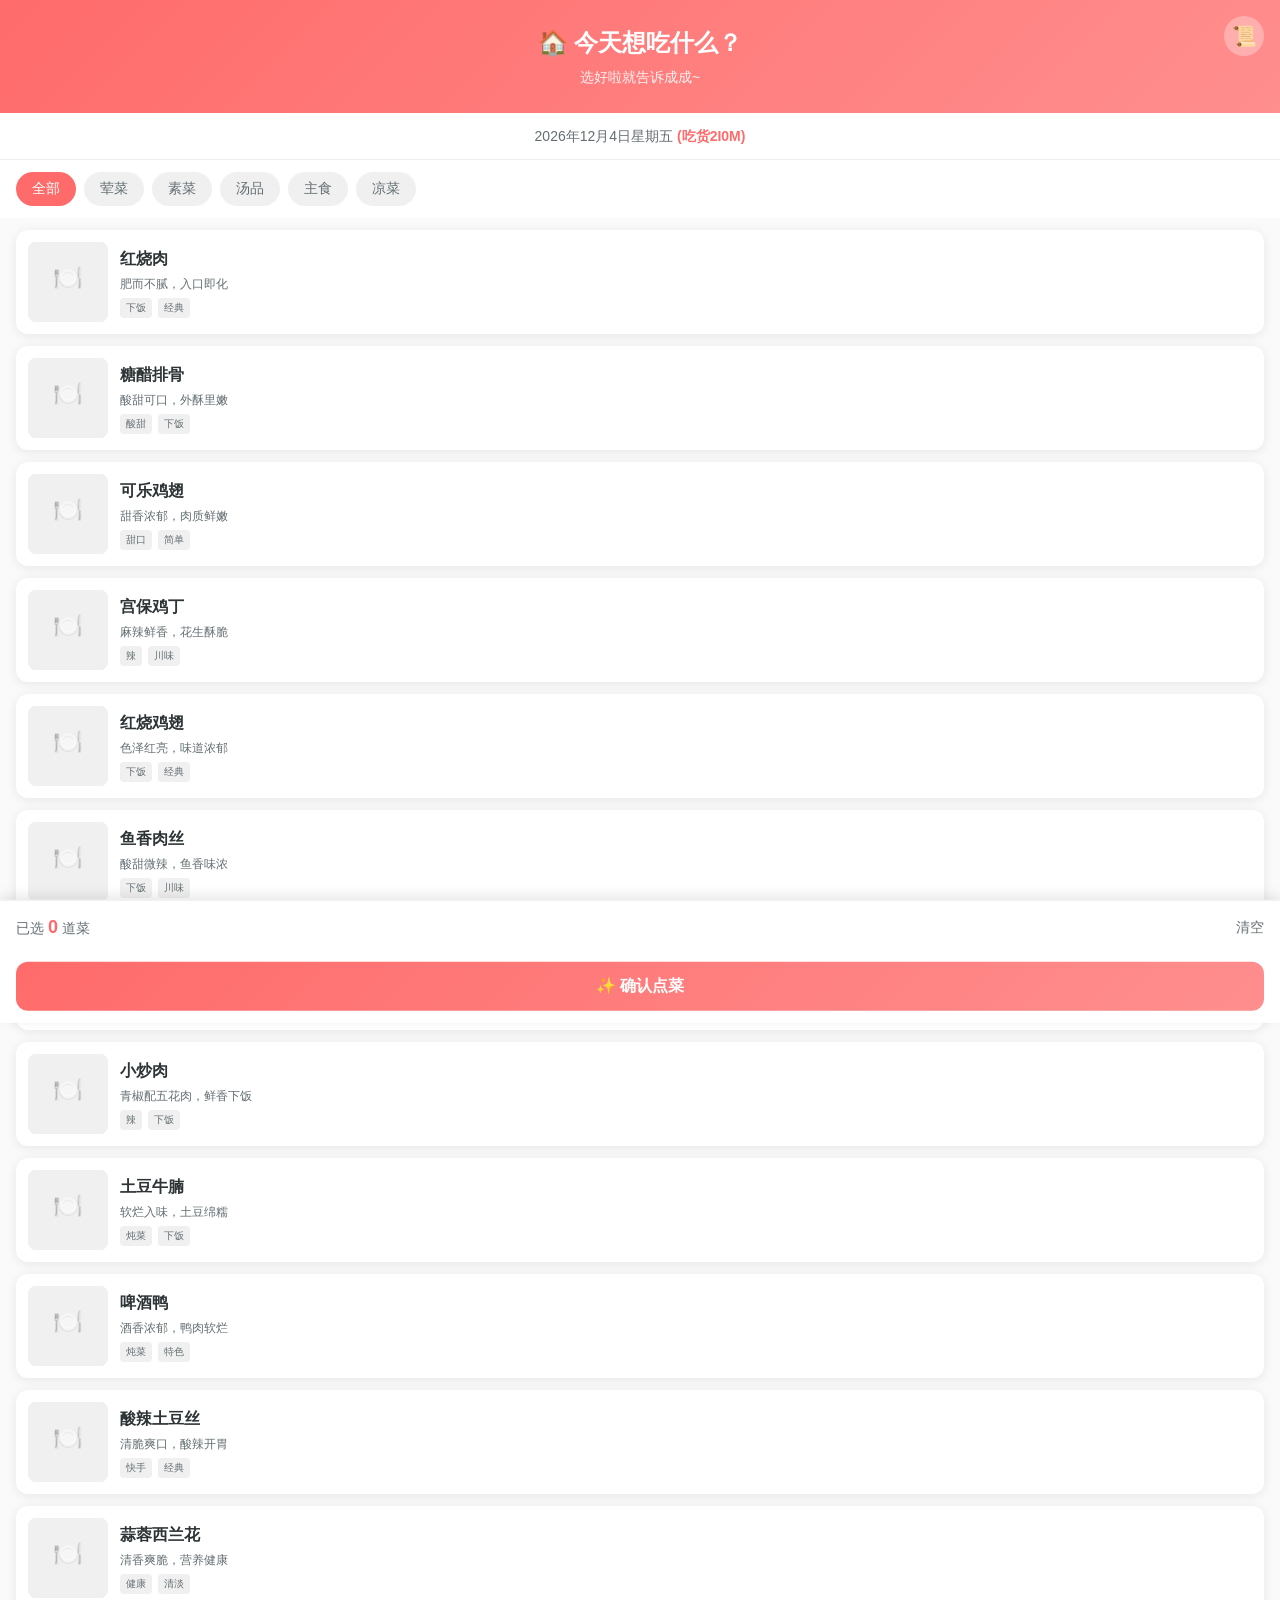
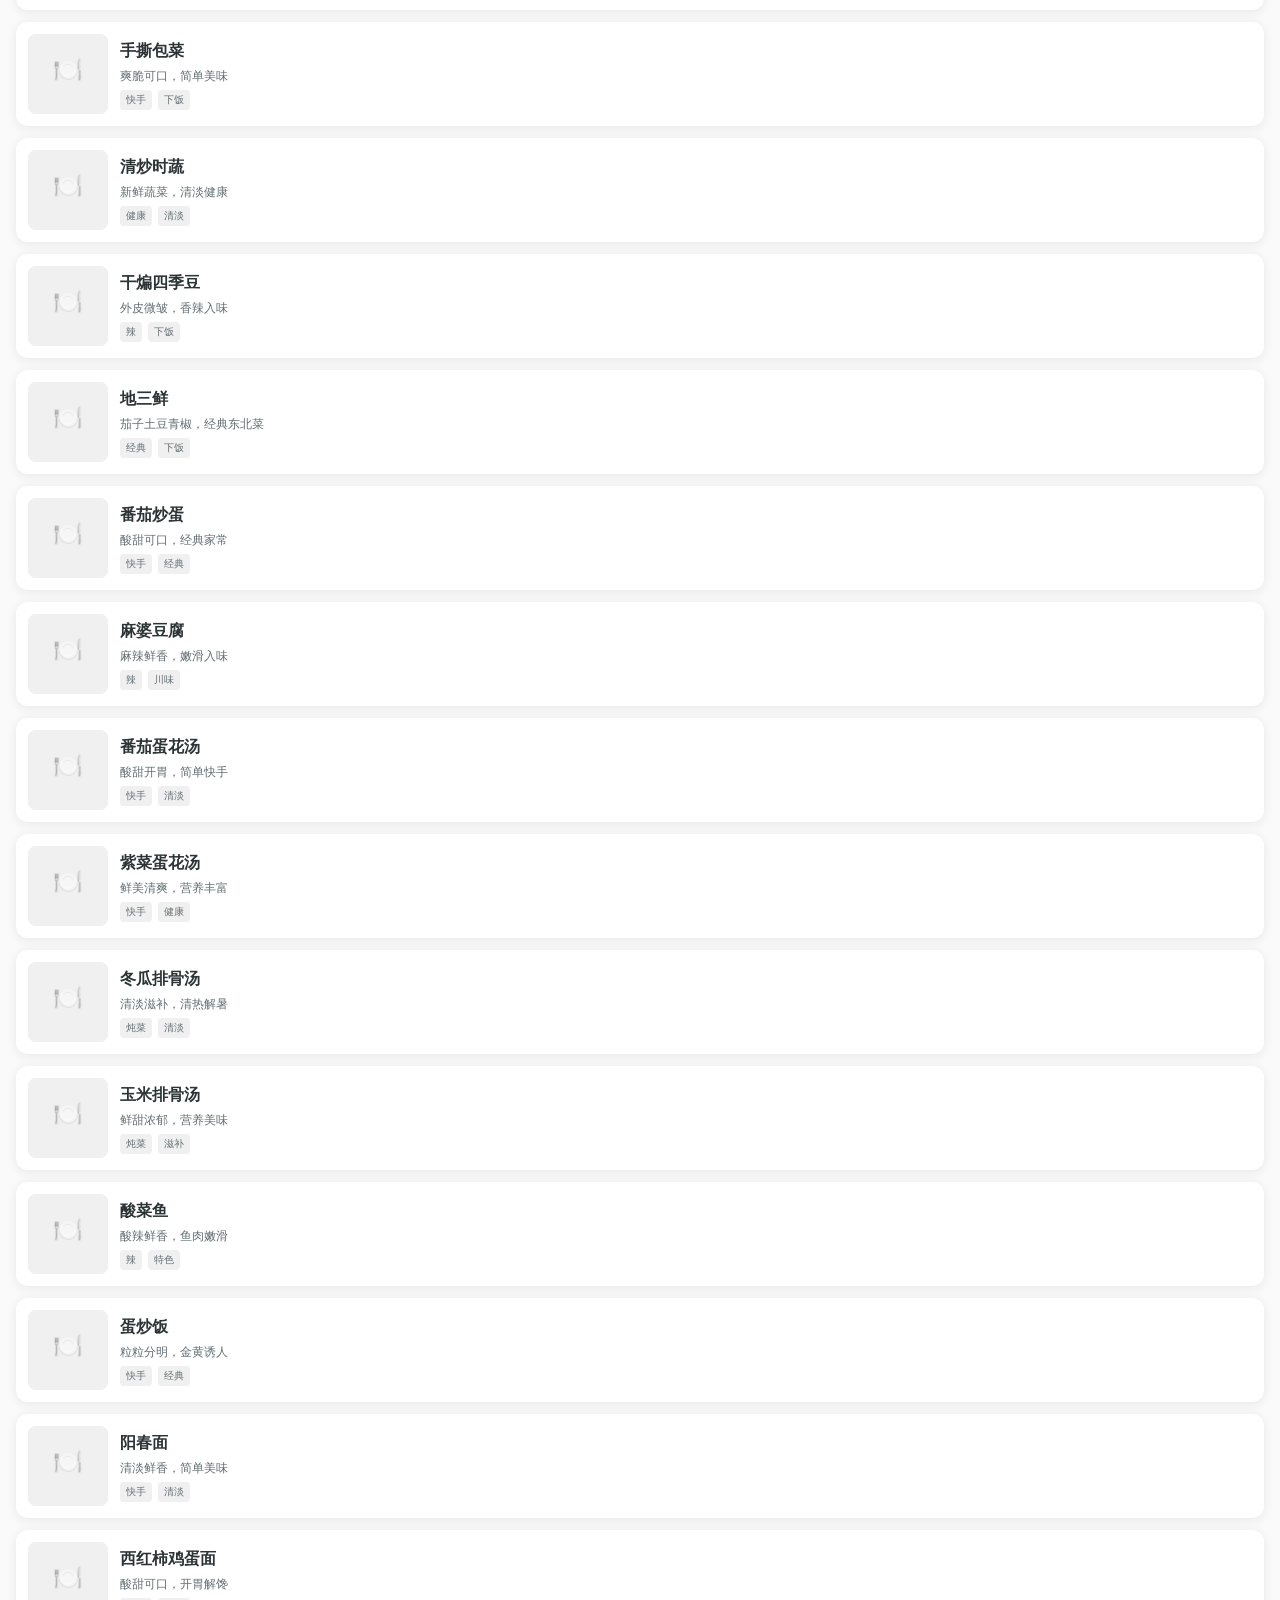
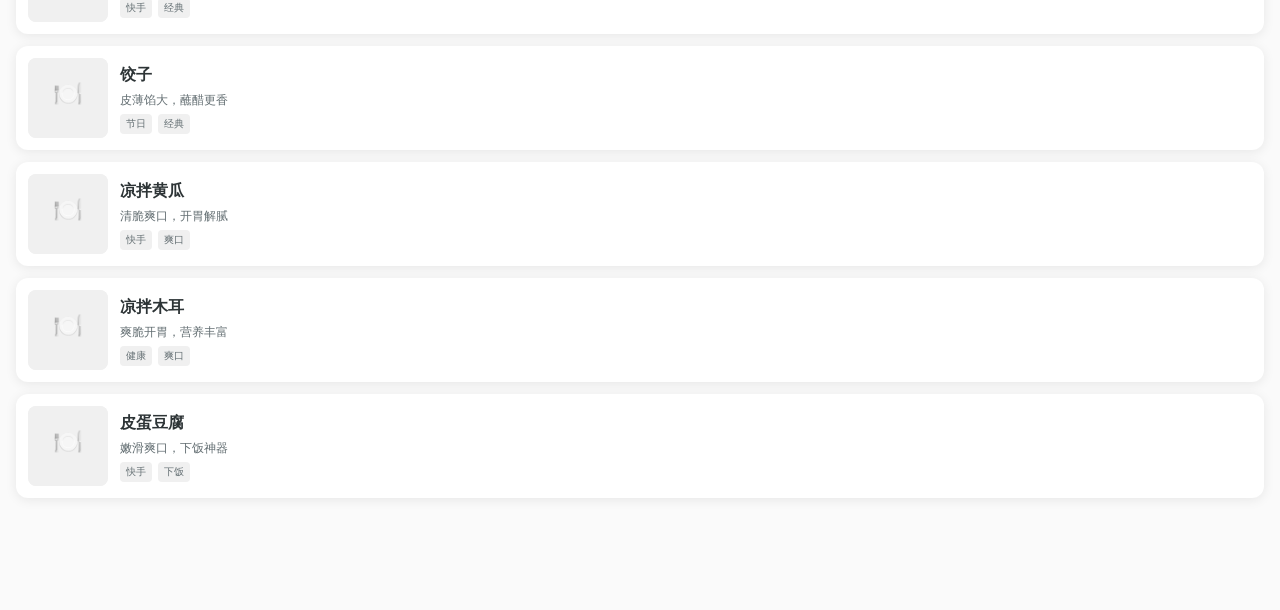
<file: index.html>
<!DOCTYPE html>
<html lang="zh-CN">
<head>
  <meta charset="UTF-8">
  <meta name="viewport" content="width=device-width, initial-scale=1.0, user-scalable=no">
  <title>🏠 点菜小助手</title>
  <link rel="stylesheet" href="style.css">
</head>
<body>
  <div id="menu-page" class="page active">
    <div class="header">
      <h1>🏠 今天想吃什么？</h1>
      <p class="subtitle">选好啦就告诉成成~</p>
      <button class="history-btn" title="查看历史">📜</button>
    </div>
    
    <div class="date-info">
      <span id="today-date"></span>
    </div>

    <div class="category-tabs" id="category-tabs"></div>
    <div class="dishes-container" id="dishes-container"></div>

    <div class="selected-panel" id="selected-panel">
      <div class="selected-header">
        <span>已选 <strong id="selected-count">0</strong> 道菜</span>
        <button class="clear-btn" id="clear-btn">清空</button>
      </div>
      <div class="selected-list" id="selected-list"></div>
      <button class="submit-btn" id="submit-btn">✨ 确认点菜</button>
    </div>
  </div>

  <div id="history-page" class="page">
    <div class="header">
      <h1>📜 点菜记录</h1>
      <button class="back-btn" id="back-to-menu">← 返回点菜</button>
    </div>
    <div class="history-list" id="history-list"></div>
  </div>

  <div class="success-modal" id="success-modal">
    <div class="success-content">
      <div class="success-icon">✅</div>
      <h2>点菜成功！</h2>
      <p>成成收到啦，等着吃好吃的吧~</p>
      <button class="ok-btn" id="ok-btn">好的</button>
    </div>
  </div>

  <script src="cloud.js"></script>
  <script src="dishes.js"></script>
  <script src="app.js"></script>
</body>
</html>
</file>
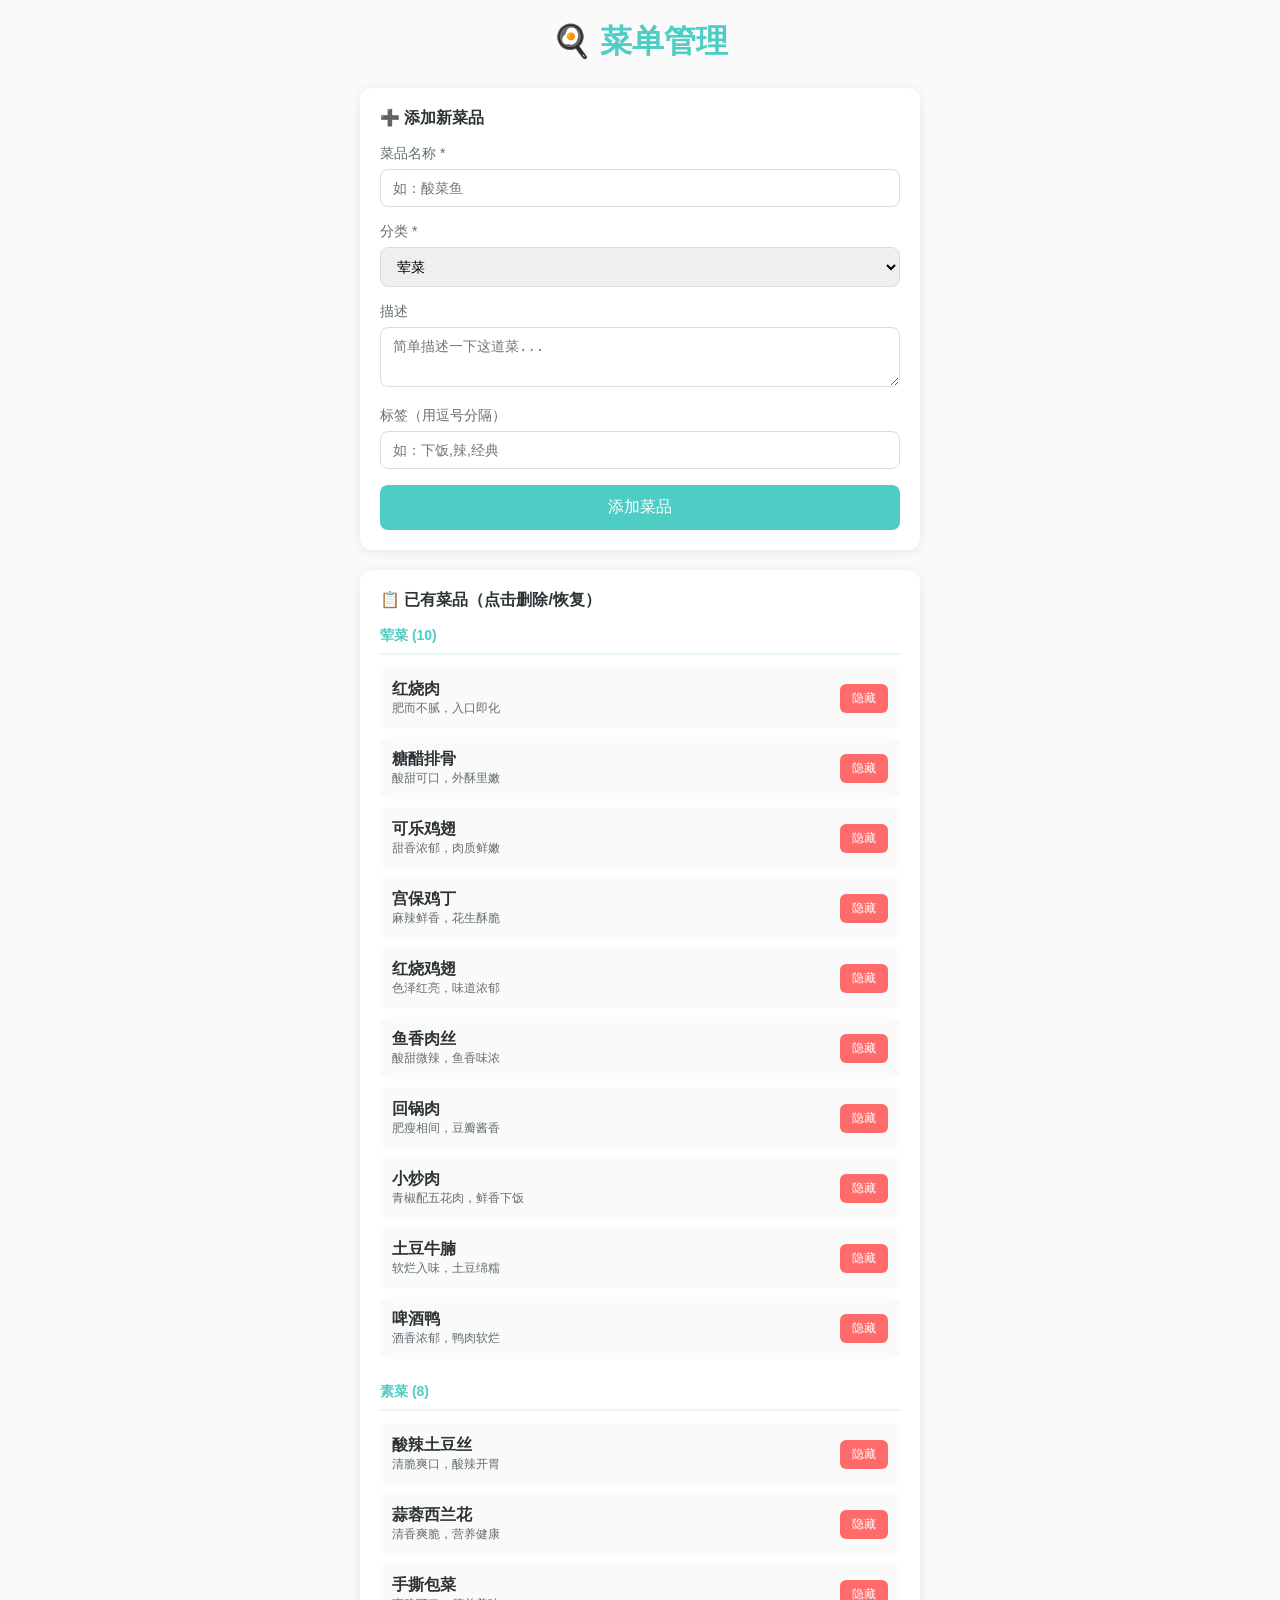
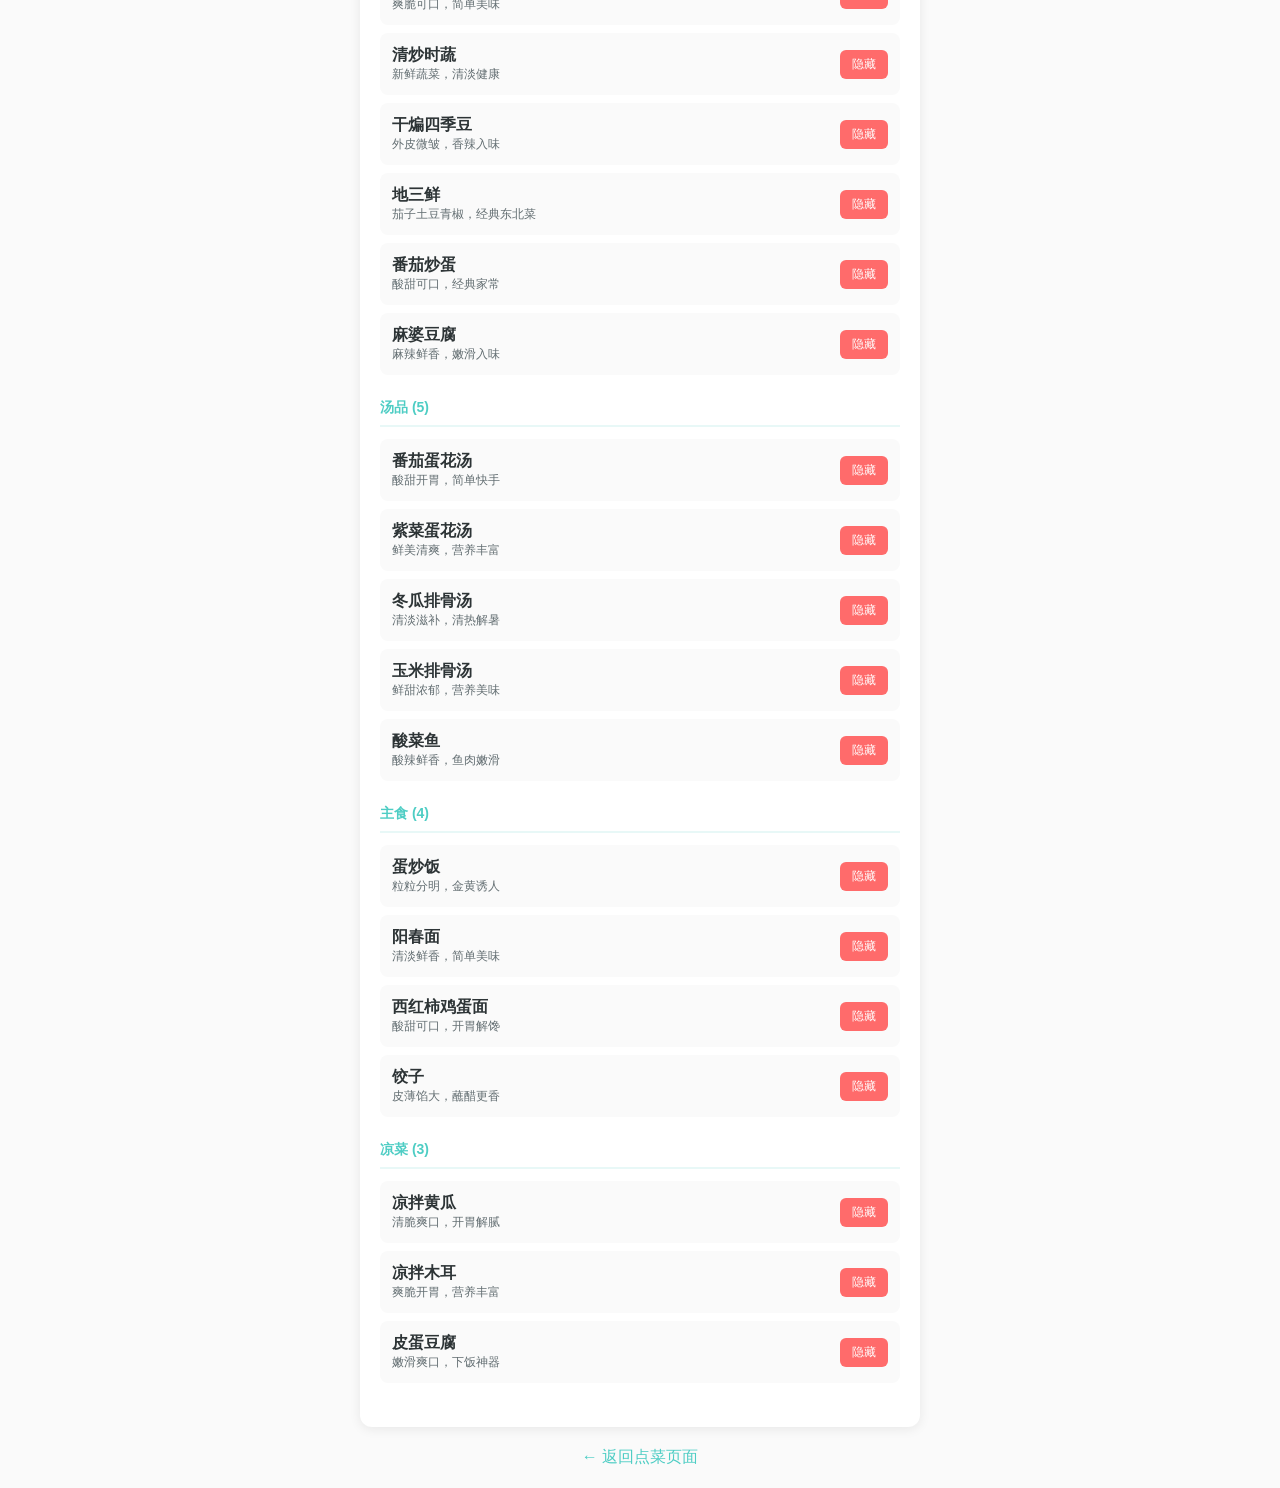
<file: admin.html>
<!DOCTYPE html>
<html lang="zh-CN">
<head>
  <meta charset="UTF-8">
  <meta name="viewport" content="width=device-width, initial-scale=1.0">
  <title>🍳 菜单管理</title>
  <style>
    * { margin: 0; padding: 0; box-sizing: border-box; }
    
    :root {
      --primary: #4ECDC4;
      --primary-light: #E8F8F7;
      --text: #2D3436;
      --text-light: #636E72;
      --bg: #FAFAFA;
    }
    
    body {
      font-family: -apple-system, BlinkMacSystemFont, "PingFang SC", sans-serif;
      background: var(--bg);
      color: var(--text);
      padding: 20px;
      max-width: 600px;
      margin: 0 auto;
    }
    
    h1 {
      text-align: center;
      margin-bottom: 24px;
      color: var(--primary);
    }
    
    .section {
      background: white;
      border-radius: 12px;
      padding: 20px;
      margin-bottom: 20px;
      box-shadow: 0 2px 12px rgba(0,0,0,0.08);
    }
    
    .section h2 {
      font-size: 16px;
      margin-bottom: 16px;
      color: var(--text);
    }
    
    .form-group {
      margin-bottom: 16px;
    }
    
    .form-group label {
      display: block;
      font-size: 14px;
      color: var(--text-light);
      margin-bottom: 6px;
    }
    
    .form-group input,
    .form-group select,
    .form-group textarea {
      width: 100%;
      padding: 10px 12px;
      border: 1px solid #ddd;
      border-radius: 8px;
      font-size: 14px;
    }
    
    .form-group textarea {
      resize: vertical;
      min-height: 60px;
    }
    
    .btn {
      width: 100%;
      padding: 12px;
      background: var(--primary);
      color: white;
      border: none;
      border-radius: 8px;
      font-size: 16px;
      cursor: pointer;
      transition: all 0.2s;
    }
    
    .btn:hover {
      opacity: 0.9;
    }
    
    .dish-list {
      margin-top: 16px;
    }
    
    .dish-item {
      display: flex;
      justify-content: space-between;
      align-items: center;
      padding: 12px;
      background: var(--bg);
      border-radius: 8px;
      margin-bottom: 8px;
    }
    
    .dish-item-info {
      flex: 1;
    }
    
    .dish-item-name {
      font-weight: 600;
    }
    
    .dish-item-category {
      font-size: 12px;
      color: var(--text-light);
    }
    
    .delete-btn {
      background: #ff6b6b;
      color: white;
      border: none;
      padding: 6px 12px;
      border-radius: 6px;
      font-size: 12px;
      cursor: pointer;
    }
    
    .back-link {
      display: block;
      text-align: center;
      margin-top: 20px;
      color: var(--primary);
      text-decoration: none;
    }
    
    .success-msg {
      background: #d4edda;
      color: #155724;
      padding: 12px;
      border-radius: 8px;
      margin-bottom: 16px;
      display: none;
    }
    
    .success-msg.show {
      display: block;
    }
    
    .category-section {
      margin-bottom: 24px;
    }
    
    .category-title {
      font-size: 14px;
      font-weight: 600;
      color: var(--primary);
      margin-bottom: 12px;
      padding-bottom: 8px;
      border-bottom: 2px solid var(--primary-light);
    }
    
    .dish-item.deleted {
      opacity: 0.5;
      background: #fee;
    }
    
    .restore-btn {
      background: #4ECDC4;
      color: white;
      border: none;
      padding: 6px 12px;
      border-radius: 6px;
      font-size: 12px;
      cursor: pointer;
    }
  </style>
</head>
<body>
  <h1>🍳 菜单管理</h1>
  
  <div class="success-msg" id="success-msg">✅ 操作成功！</div>
  
  <div class="section">
    <h2>➕ 添加新菜品</h2>
    <form id="add-dish-form">
      <div class="form-group">
        <label>菜品名称 *</label>
        <input type="text" id="dish-name" required placeholder="如：酸菜鱼">
      </div>
      <div class="form-group">
        <label>分类 *</label>
        <select id="dish-category" required>
          <option value="荤菜">荤菜</option>
          <option value="素菜">素菜</option>
          <option value="汤品">汤品</option>
          <option value="主食">主食</option>
          <option value="凉菜">凉菜</option>
        </select>
      </div>
      <div class="form-group">
        <label>描述</label>
        <textarea id="dish-desc" placeholder="简单描述一下这道菜..."></textarea>
      </div>
      <div class="form-group">
        <label>标签（用逗号分隔）</label>
        <input type="text" id="dish-tags" placeholder="如：下饭,辣,经典">
      </div>
      <button type="submit" class="btn">添加菜品</button>
    </form>
  </div>
  
  <div class="section">
    <h2>📋 已有菜品（点击删除/恢复）</h2>
    <div class="dish-list" id="dish-list"></div>
  </div>
  
  <a href="index.html" class="back-link">← 返回点菜页面</a>
  
  <script src="cloud.js"></script>
  <script src="dishes.js"></script>
  <script>
    const DB_KEY = 'food_menu_data';
    
    function getData() {
      const data = localStorage.getItem(DB_KEY);
      return data ? JSON.parse(data) : { orders: [], customDishes: [], deletedDishIds: [] };
    }
    
    function saveData(data) {
      localStorage.setItem(DB_KEY, JSON.stringify(data));
    }
    
    function renderDishList() {
      const data = getData();
      const container = document.getElementById('dish-list');
      
      // 合并默认菜品和自定义菜品
      const allDishes = [...DISHES_DATA, ...data.customDishes];
      
      // 按分类分组
      const grouped = {};
      allDishes.forEach(dish => {
        if (!grouped[dish.category]) grouped[dish.category] = [];
        grouped[dish.category].push(dish);
      });
      
      // 渲染
      container.innerHTML = Object.entries(grouped).map(([category, dishes]) => `
        <div class="category-section">
          <div class="category-title">${category} (${dishes.length})</div>
          ${dishes.map(dish => {
            const isDeleted = data.deletedDishIds.includes(dish.id);
            const isCustom = dish.id > 1000000000000; // 自定义菜品 ID 是时间戳
            return `
              <div class="dish-item ${isDeleted ? 'deleted' : ''}" data-id="${dish.id}">
                <div class="dish-item-info">
                  <div class="dish-item-name">${dish.name} ${isDeleted ? '(已删除)' : ''}</div>
                  <div class="dish-item-category">${dish.desc || ''}</div>
                </div>
                ${isDeleted 
                  ? `<button class="restore-btn" onclick="restoreDish(${dish.id})">恢复</button>`
                  : `<button class="delete-btn" onclick="deleteDish(${dish.id})">${isCustom ? '删除' : '隐藏'}</button>`
                }
              </div>
            `;
          }).join('')}
        </div>
      `).join('');
    }
    
    function deleteDish(id) {
      const data = getData();
      
      const customIndex = data.customDishes.findIndex(d => d.id === id);
      if (customIndex !== -1) {
        if (!confirm('确定删除这道自定义菜品吗？删除后无法恢复！')) return;
        data.customDishes.splice(customIndex, 1);
      } else {
        if (!confirm('确定隐藏这道菜品吗？可以随时恢复')) return;
        data.deletedDishIds.push(id);
      }
      
      saveData(data);
      pushToCloud(data); // 同步到云端
      renderDishList();
      showSuccess();
    }
    
    function restoreDish(id) {
      const data = getData();
      data.deletedDishIds = data.deletedDishIds.filter(d => d !== id);
      saveData(data);
      pushToCloud(data); // 同步到云端
      renderDishList();
      showSuccess();
    }
    
    function showSuccess() {
      const msg = document.getElementById('success-msg');
      msg.classList.add('show');
      setTimeout(() => msg.classList.remove('show'), 2000);
    }
    
    document.getElementById('add-dish-form').addEventListener('submit', (e) => {
      e.preventDefault();
      
      const data = getData();
      const newDish = {
        id: Date.now(),
        name: document.getElementById('dish-name').value,
        category: document.getElementById('dish-category').value,
        desc: document.getElementById('dish-desc').value || '美味可口',
        tags: document.getElementById('dish-tags').value.split(',').map(t => t.trim()).filter(t => t),
        image: 'data:image/svg+xml,<svg xmlns="http://www.w3.org/2000/svg" viewBox="0 0 100 100"><rect fill="%23f0f0f0" width="100" height="100"/><text x="50" y="55" text-anchor="middle" font-size="30">🍽️</text></svg>'
      };
      
      data.customDishes.push(newDish);
      saveData(data);
      
      e.target.reset();
      renderDishList();
      showSuccess();
    });
    
    renderDishList();
  </script>
</body>
</html>
</file>
<file: style.css>
* {
  margin: 0;
  padding: 0;
  box-sizing: border-box;
}

:root {
  --primary: #FF6B6B;
  --primary-light: #FFE5E5;
  --secondary: #4ECDC4;
  --accent: #FFE66D;
  --text: #2D3436;
  --text-light: #636E72;
  --bg: #FAFAFA;
  --card-bg: #FFFFFF;
  --shadow: 0 2px 12px rgba(0,0,0,0.08);
}

body {
  font-family: -apple-system, BlinkMacSystemFont, "Segoe UI", "PingFang SC", "Hiragino Sans GB", sans-serif;
  background: var(--bg);
  color: var(--text);
  line-height: 1.6;
  -webkit-tap-highlight-color: transparent;
}

.page {
  display: none;
  min-height: 100vh;
  padding-bottom: 100px;
}

.page.active {
  display: block;
}

.header {
  background: linear-gradient(135deg, var(--primary), #FF8E8E);
  color: white;
  padding: 24px 20px;
  text-align: center;
  position: relative;
}

.header h1 {
  font-size: 24px;
  font-weight: 600;
  margin-bottom: 4px;
}

.subtitle {
  font-size: 14px;
  opacity: 0.9;
}

.date-info {
  text-align: center;
  padding: 12px;
  background: white;
  color: var(--text-light);
  font-size: 14px;
  border-bottom: 1px solid #eee;
}

.category-tabs {
  display: flex;
  gap: 8px;
  padding: 12px 16px;
  overflow-x: auto;
  background: white;
  position: sticky;
  top: 0;
  z-index: 10;
  -webkit-overflow-scrolling: touch;
}

.category-tabs::-webkit-scrollbar {
  display: none;
}

.category-tab {
  flex-shrink: 0;
  padding: 8px 16px;
  border-radius: 20px;
  border: none;
  background: #F0F0F0;
  color: var(--text-light);
  font-size: 14px;
  cursor: pointer;
  transition: all 0.2s;
}

.category-tab.active {
  background: var(--primary);
  color: white;
}

.dishes-container {
  padding: 12px 16px;
  display: grid;
  gap: 12px;
}

.dish-card {
  background: var(--card-bg);
  border-radius: 12px;
  overflow: hidden;
  box-shadow: var(--shadow);
  display: flex;
  gap: 12px;
  padding: 12px;
  cursor: pointer;
  transition: all 0.2s;
  position: relative;
}

.dish-card:active {
  transform: scale(0.98);
}

.dish-card.selected {
  border: 2px solid var(--primary);
  background: var(--primary-light);
}

.dish-card.selected::after {
  content: '✓';
  position: absolute;
  top: 8px;
  right: 8px;
  width: 24px;
  height: 24px;
  background: var(--primary);
  color: white;
  border-radius: 50%;
  display: flex;
  align-items: center;
  justify-content: center;
  font-size: 14px;
}

.dish-image {
  width: 80px;
  height: 80px;
  border-radius: 8px;
  object-fit: cover;
  flex-shrink: 0;
  background: #f5f5f5;
}

.dish-info {
  flex: 1;
  display: flex;
  flex-direction: column;
  justify-content: center;
}

.dish-name {
  font-size: 16px;
  font-weight: 600;
  margin-bottom: 4px;
}

.dish-desc {
  font-size: 12px;
  color: var(--text-light);
  line-height: 1.4;
}

.dish-tags {
  display: flex;
  gap: 6px;
  margin-top: 6px;
}

.dish-tag {
  font-size: 10px;
  padding: 2px 6px;
  border-radius: 4px;
  background: #f0f0f0;
  color: var(--text-light);
}

.note-input {
  margin-top: 8px;
  width: 100%;
  padding: 8px 10px;
  border: 1px solid #ddd;
  border-radius: 8px;
  font-size: 12px;
  resize: none;
  display: none;
}

.dish-card.selected .note-input {
  display: block;
}

.selected-panel {
  position: fixed;
  bottom: 0;
  left: 0;
  right: 0;
  background: white;
  border-top: 1px solid #eee;
  padding: 12px 16px;
  box-shadow: 0 -4px 12px rgba(0,0,0,0.1);
  transform: translateY(100%);
  transition: transform 0.3s;
}

.selected-panel.show {
  transform: translateY(0);
}

.selected-header {
  display: flex;
  justify-content: space-between;
  align-items: center;
  margin-bottom: 8px;
}

.selected-header span {
  font-size: 14px;
  color: var(--text-light);
}

.selected-header strong {
  color: var(--primary);
  font-size: 18px;
}

.clear-btn {
  background: none;
  border: none;
  color: var(--text-light);
  font-size: 14px;
  cursor: pointer;
}

.selected-list {
  max-height: 120px;
  overflow-y: auto;
  margin-bottom: 12px;
}

.selected-item {
  display: flex;
  justify-content: space-between;
  align-items: center;
  padding: 8px 0;
  border-bottom: 1px solid #f0f0f0;
  font-size: 14px;
}

.selected-item-note {
  font-size: 12px;
  color: var(--text-light);
}

.submit-btn {
  width: 100%;
  padding: 14px;
  background: linear-gradient(135deg, var(--primary), #FF8E8E);
  color: white;
  border: none;
  border-radius: 12px;
  font-size: 16px;
  font-weight: 600;
  cursor: pointer;
  transition: all 0.2s;
}

.submit-btn:active {
  transform: scale(0.98);
}

.success-modal {
  position: fixed;
  inset: 0;
  background: rgba(0,0,0,0.5);
  display: none;
  align-items: center;
  justify-content: center;
  z-index: 100;
}

.success-modal.show {
  display: flex;
}

.success-content {
  background: white;
  padding: 32px;
  border-radius: 20px;
  text-align: center;
  margin: 20px;
}

.success-icon {
  font-size: 48px;
  margin-bottom: 16px;
}

.success-content h2 {
  font-size: 20px;
  margin-bottom: 8px;
}

.success-content p {
  color: var(--text-light);
  font-size: 14px;
  margin-bottom: 20px;
}

.ok-btn {
  padding: 10px 32px;
  background: var(--primary);
  color: white;
  border: none;
  border-radius: 20px;
  font-size: 14px;
  cursor: pointer;
}

.back-btn {
  margin-top: 8px;
  padding: 6px 16px;
  background: rgba(255,255,255,0.2);
  color: white;
  border: none;
  border-radius: 16px;
  font-size: 14px;
  cursor: pointer;
}

.history-list {
  padding: 16px;
}

.history-item {
  background: white;
  border-radius: 12px;
  padding: 16px;
  margin-bottom: 12px;
  box-shadow: var(--shadow);
}

.history-header {
  display: flex;
  justify-content: space-between;
  align-items: center;
  margin-bottom: 8px;
}

.history-date {
  font-size: 14px;
  font-weight: 600;
  color: var(--primary);
}

.history-user {
  font-size: 12px;
  color: white;
  background: var(--primary);
  padding: 2px 8px;
  border-radius: 10px;
}

.history-dishes {
  display: flex;
  flex-wrap: wrap;
  gap: 8px;
}

.history-dish {
  background: #f5f5f5;
  padding: 6px 12px;
  border-radius: 8px;
  font-size: 13px;
}

.history-dish-note {
  font-size: 11px;
  color: var(--text-light);
}

.history-time {
  font-size: 12px;
  color: var(--text-light);
  margin-top: 8px;
}

.history-btn {
  position: absolute;
  top: 16px;
  right: 16px;
  width: 40px;
  height: 40px;
  background: rgba(255,255,255,0.3);
  border: none;
  border-radius: 50%;
  font-size: 20px;
  cursor: pointer;
}

.empty-state {
  text-align: center;
  padding: 40px 20px;
  color: var(--text-light);
}

.empty-state-icon {
  font-size: 48px;
  margin-bottom: 12px;
}
</file>
